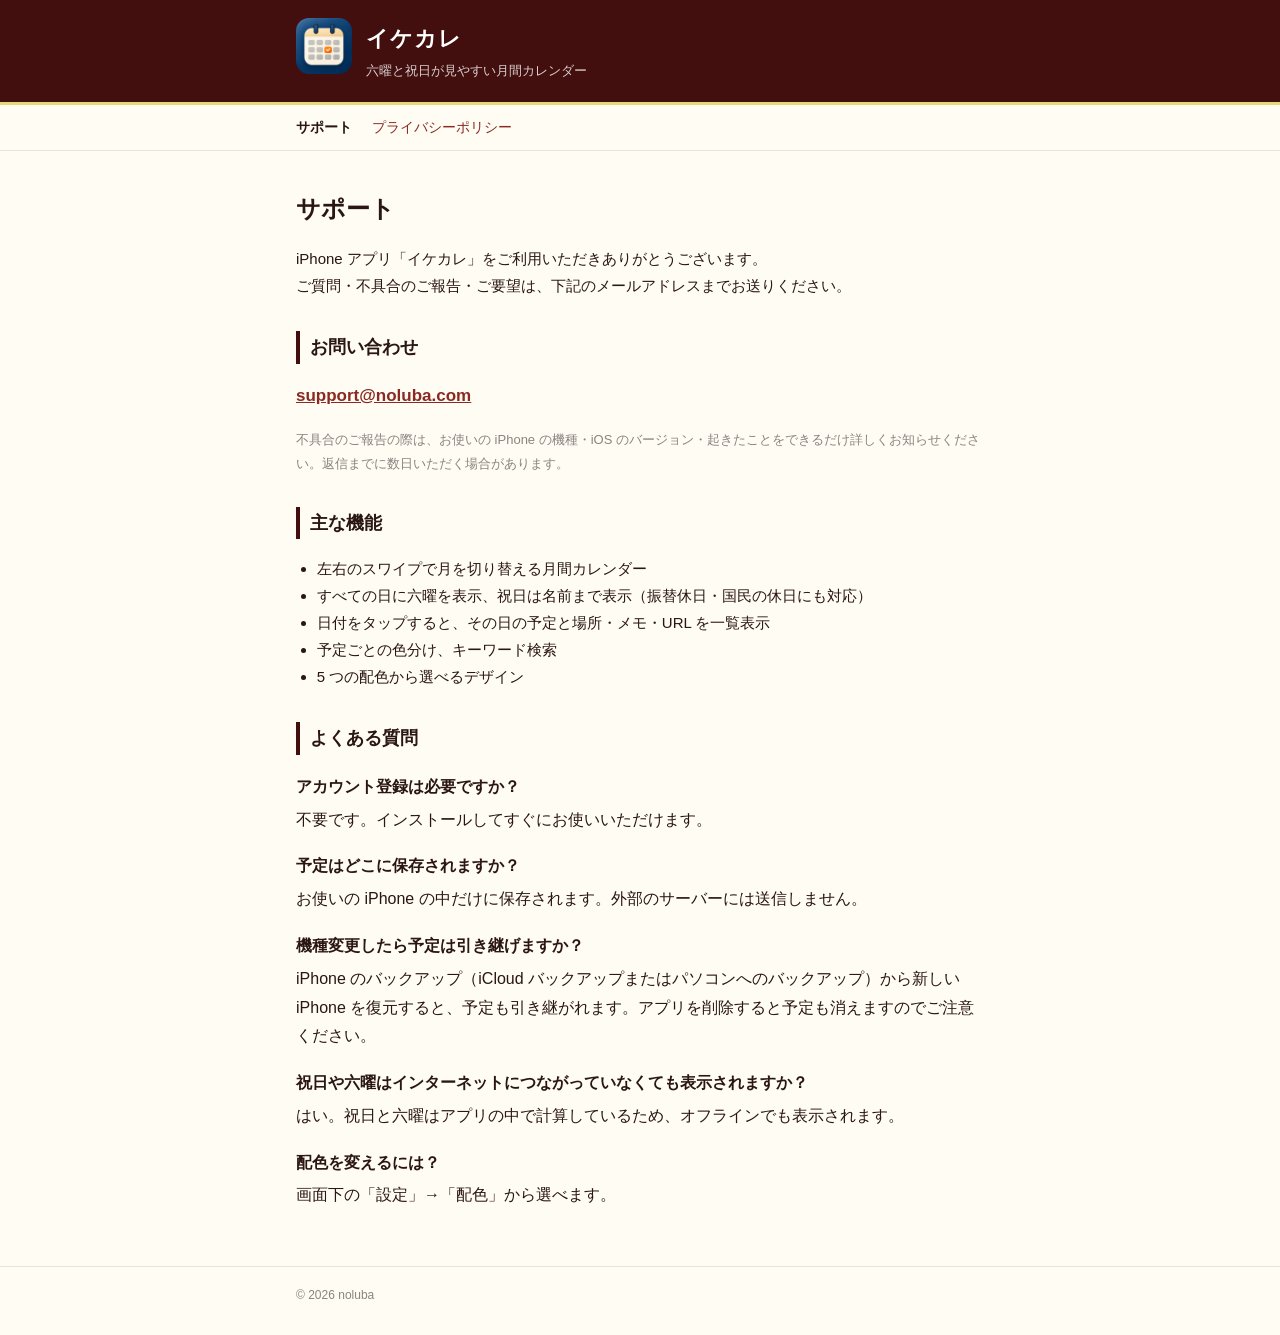
<file: index.html>
<!doctype html>
<html lang="ja">
<head>
<meta charset="utf-8">
<meta name="viewport" content="width=device-width, initial-scale=1">
<title>イケカレ サポート</title>
<meta name="description" content="六曜と祝日が見やすい月間カレンダーアプリ「イケカレ」のサポートページです。">
<link rel="icon" href="icon.png">
<link rel="apple-touch-icon" href="icon.png">
<link rel="stylesheet" href="style.css">
</head>
<body>
<header>
  <div class="wrap">
    <a href="./"><img src="icon.png" alt=""></a>
    <div>
      <a class="name" href="./">イケカレ</a>
      <div class="tag">六曜と祝日が見やすい月間カレンダー</div>
    </div>
  </div>
</header>
<nav><div class="wrap">
  <a href="./" aria-current="page">サポート</a>
  <a href="privacy.html">プライバシーポリシー</a>
</div></nav>
<main><div class="wrap">
  <h1>サポート</h1>
  <p>iPhone アプリ「イケカレ」をご利用いただきありがとうございます。<br>
  ご質問・不具合のご報告・ご要望は、下記のメールアドレスまでお送りください。</p>

  <h2>お問い合わせ</h2>
  <p class="mail"><a href="mailto:support@noluba.com?subject=%E3%82%A4%E3%82%B1%E3%82%AB%E3%83%AC%E3%81%AB%E3%81%A4%E3%81%84%E3%81%A6">support@noluba.com</a></p>
  <p class="muted">不具合のご報告の際は、お使いの iPhone の機種・iOS のバージョン・起きたことをできるだけ詳しくお知らせください。返信までに数日いただく場合があります。</p>

  <h2>主な機能</h2>
  <ul>
    <li>左右のスワイプで月を切り替える月間カレンダー</li>
    <li>すべての日に六曜を表示、祝日は名前まで表示（振替休日・国民の休日にも対応）</li>
    <li>日付をタップすると、その日の予定と場所・メモ・URL を一覧表示</li>
    <li>予定ごとの色分け、キーワード検索</li>
    <li>5 つの配色から選べるデザイン</li>
  </ul>

  <h2>よくある質問</h2>
  <dl class="faq">
    <dt>アカウント登録は必要ですか？</dt>
    <dd>不要です。インストールしてすぐにお使いいただけます。</dd>
    <dt>予定はどこに保存されますか？</dt>
    <dd>お使いの iPhone の中だけに保存されます。外部のサーバーには送信しません。</dd>
    <dt>機種変更したら予定は引き継げますか？</dt>
    <dd>iPhone のバックアップ（iCloud バックアップまたはパソコンへのバックアップ）から新しい iPhone を復元すると、予定も引き継がれます。アプリを削除すると予定も消えますのでご注意ください。</dd>
    <dt>祝日や六曜はインターネットにつながっていなくても表示されますか？</dt>
    <dd>はい。祝日と六曜はアプリの中で計算しているため、オフラインでも表示されます。</dd>
    <dt>配色を変えるには？</dt>
    <dd>画面下の「設定」→「配色」から選べます。</dd>
  </dl>
</div></main>
<footer><div class="wrap">© 2026 noluba</div></footer>
</body>
</html>
</file>
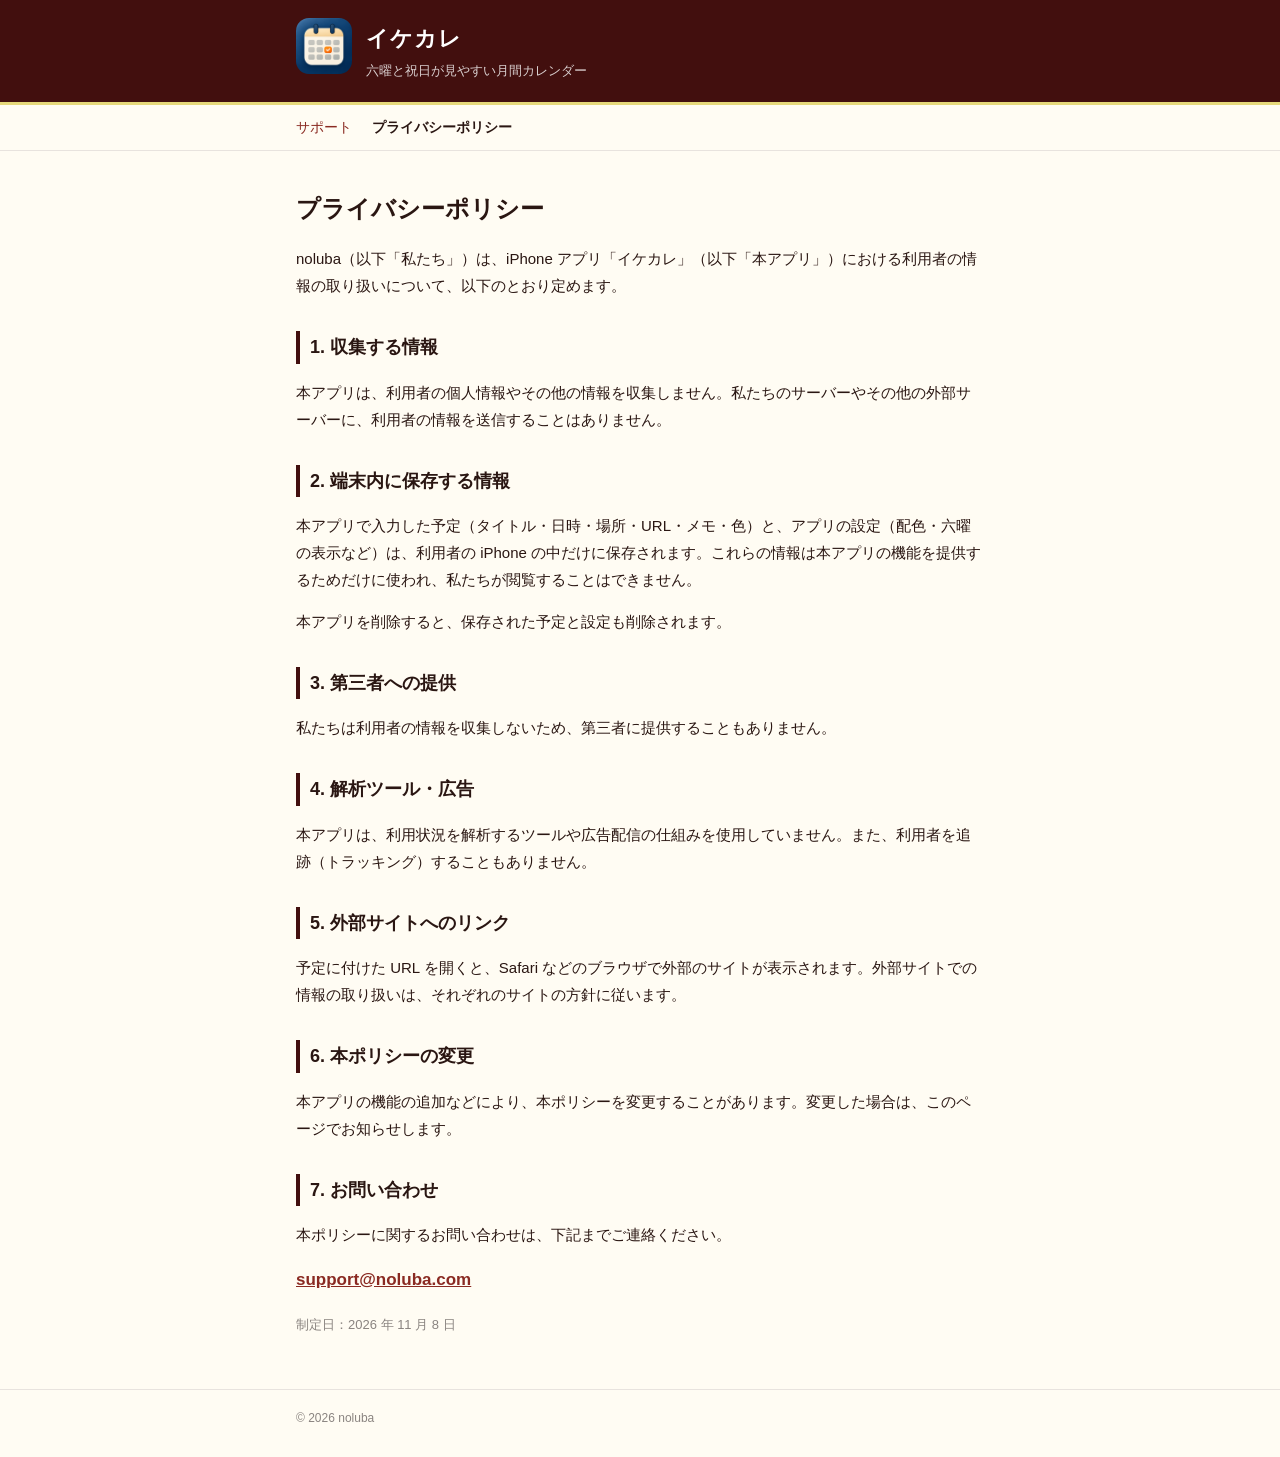
<file: privacy.html>
<!doctype html>
<html lang="ja">
<head>
<meta charset="utf-8">
<meta name="viewport" content="width=device-width, initial-scale=1">
<title>イケカレ プライバシーポリシー</title>
<meta name="description" content="iPhone アプリ「イケカレ」のプライバシーポリシーです。">
<link rel="icon" href="icon.png">
<link rel="apple-touch-icon" href="icon.png">
<link rel="stylesheet" href="style.css">
</head>
<body>
<header>
  <div class="wrap">
    <a href="./"><img src="icon.png" alt=""></a>
    <div>
      <a class="name" href="./">イケカレ</a>
      <div class="tag">六曜と祝日が見やすい月間カレンダー</div>
    </div>
  </div>
</header>
<nav><div class="wrap">
  <a href="./">サポート</a>
  <a href="privacy.html" aria-current="page">プライバシーポリシー</a>
</div></nav>
<main><div class="wrap">
  <h1>プライバシーポリシー</h1>
  <p>noluba（以下「私たち」）は、iPhone アプリ「イケカレ」（以下「本アプリ」）における利用者の情報の取り扱いについて、以下のとおり定めます。</p>

  <h2>1. 収集する情報</h2>
  <p>本アプリは、利用者の個人情報やその他の情報を収集しません。私たちのサーバーやその他の外部サーバーに、利用者の情報を送信することはありません。</p>

  <h2>2. 端末内に保存する情報</h2>
  <p>本アプリで入力した予定（タイトル・日時・場所・URL・メモ・色）と、アプリの設定（配色・六曜の表示など）は、利用者の iPhone の中だけに保存されます。これらの情報は本アプリの機能を提供するためだけに使われ、私たちが閲覧することはできません。</p>
  <p>本アプリを削除すると、保存された予定と設定も削除されます。</p>

  <h2>3. 第三者への提供</h2>
  <p>私たちは利用者の情報を収集しないため、第三者に提供することもありません。</p>

  <h2>4. 解析ツール・広告</h2>
  <p>本アプリは、利用状況を解析するツールや広告配信の仕組みを使用していません。また、利用者を追跡（トラッキング）することもありません。</p>

  <h2>5. 外部サイトへのリンク</h2>
  <p>予定に付けた URL を開くと、Safari などのブラウザで外部のサイトが表示されます。外部サイトでの情報の取り扱いは、それぞれのサイトの方針に従います。</p>

  <h2>6. 本ポリシーの変更</h2>
  <p>本アプリの機能の追加などにより、本ポリシーを変更することがあります。変更した場合は、このページでお知らせします。</p>

  <h2>7. お問い合わせ</h2>
  <p>本ポリシーに関するお問い合わせは、下記までご連絡ください。</p>
  <p class="mail"><a href="mailto:support@noluba.com">support@noluba.com</a></p>

  <p class="muted">制定日：2026 年 11 月 8 日</p>
</div></main>
<footer><div class="wrap">© 2026 noluba</div></footer>
</body>
</html>
</file>
<file: style.css>
:root {
  --bg: #FFFCF3;
  --ink: #2A1612;
  --muted: #8A8480;
  --main: #420F0E;
  --accent: #E6D97B;
  --line: #E8E3DE;
  --link: #8A2A22;
}
@media (prefers-color-scheme: dark) {
  :root {
    --bg: #1E1413;
    --ink: #F3ECE6;
    --muted: #B4ABA5;
    --main: #5A1E1C;
    --accent: #E6D97B;
    --line: #3A2C2A;
    --link: #F0B8A8;
  }
}
* { box-sizing: border-box; }
body {
  margin: 0;
  background: var(--bg);
  color: var(--ink);
  font-family: -apple-system, BlinkMacSystemFont, "Hiragino Sans", "Hiragino Kaku Gothic ProN", "Noto Sans JP", sans-serif;
  line-height: 1.8;
  -webkit-text-size-adjust: 100%;
}
header {
  background: var(--main);
  color: #fff;
  border-bottom: 3px solid var(--accent);
}
.wrap { max-width: 720px; margin: 0 auto; padding: 0 16px; }
header .wrap { display: flex; align-items: center; gap: 14px; padding-top: 18px; padding-bottom: 18px; }
header img { width: 56px; height: 56px; border-radius: 13px; }
header a { color: inherit; text-decoration: none; }
header .name { font-size: 22px; font-weight: 700; letter-spacing: .04em; }
header .tag { font-size: 13px; opacity: .8; }
nav { border-bottom: 1px solid var(--line); }
nav .wrap { display: flex; gap: 20px; padding-top: 10px; padding-bottom: 10px; font-size: 14px; }
nav a { color: var(--link); text-decoration: none; }
nav a[aria-current] { color: var(--ink); font-weight: 700; }
main { padding: 8px 0 40px; }
h1 { font-size: 24px; margin: 28px 0 8px; }
h2 { font-size: 18px; margin: 32px 0 6px; padding-left: 10px; border-left: 4px solid var(--main); }
@media (prefers-color-scheme: dark) { h2 { border-left-color: var(--accent); } }
p, li { font-size: 15px; }
ul { padding-left: 1.3em; }
a { color: var(--link); }
.mail { font-size: 17px; font-weight: 700; word-break: break-all; }
.muted { color: var(--muted); font-size: 13px; }
dl.faq dt { font-weight: 700; margin-top: 18px; }
dl.faq dd { margin: 4px 0 0; }
footer { border-top: 1px solid var(--line); padding: 18px 0 28px; color: var(--muted); font-size: 12px; }
</file>
